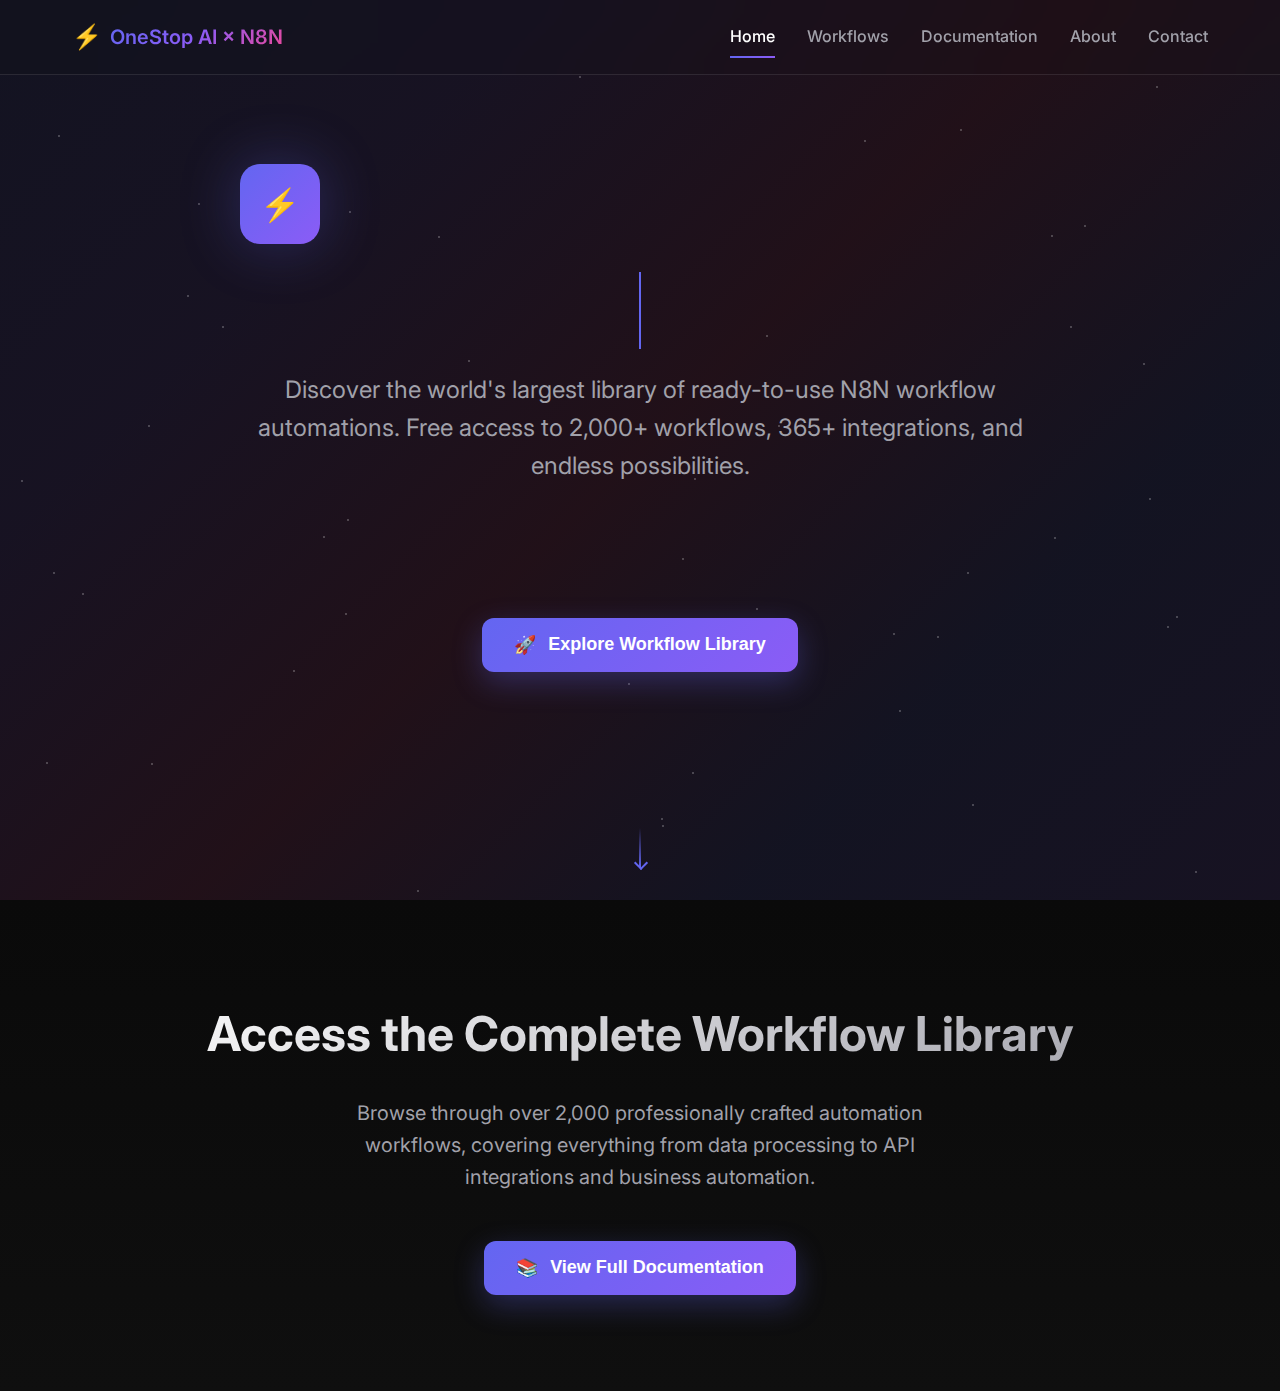
<file: static/landing.html>
<!DOCTYPE html>
<html lang="en">
<head>
    <meta charset="UTF-8">
    <meta name="viewport" content="width=device-width, initial-scale=1.0">
    <title>OneStop AI × N8N Automations | World's Largest Free Automation Library</title>
    <meta name="description" content="Explore the world's largest library of ready-to-use N8N workflow automations. Free access to 2,000+ workflows and 365+ integrations. Built by professionals, open to everyone.">
    <meta name="keywords" content="n8n automations, workflow automation, AI automations, free workflows, business automation, API integrations">
    <meta name="author" content="OneStop AI">
    
    <!-- Open Graph / Facebook -->
    <meta property="og:type" content="website">
    <meta property="og:url" content="https://onestop-ai-n8n.com/">
    <meta property="og:title" content="OneStop AI × N8N Automations | World's Largest Free Automation Library">
    <meta property="og:description" content="Explore the world's largest library of ready-to-use N8N workflow automations. Free access to 2,000+ workflows and 365+ integrations.">
    <meta property="og:image" content="https://onestop-ai-n8n.com/assets/og-image.jpg">
    
    <!-- Twitter -->
    <meta property="twitter:card" content="summary_large_image">
    <meta property="twitter:url" content="https://onestop-ai-n8n.com/">
    <meta property="twitter:title" content="OneStop AI × N8N Automations | World's Largest Free Automation Library">
    <meta property="twitter:description" content="Explore the world's largest library of ready-to-use N8N workflow automations. Free access to 2,000+ workflows and 365+ integrations.">
    <meta property="twitter:image" content="https://onestop-ai-n8n.com/assets/og-image.jpg">
    
    <!-- Fonts -->
    <link rel="preconnect" href="https://fonts.googleapis.com">
    <link rel="preconnect" href="https://fonts.gstatic.com" crossorigin>
    <link href="https://fonts.googleapis.com/css2?family=Inter:wght@300;400;500;600;700;800&display=swap" rel="stylesheet">
    
    <!-- CSS -->
    <style>
/* Reset and Base Styles */
* {
    margin: 0;
    padding: 0;
    box-sizing: border-box;
}

:root {
    --primary-color: #6366f1;
    --secondary-color: #8b5cf6;
    --accent-color: #ec4899;
    --text-primary: #ffffff;
    --text-secondary: #a1a1aa;
    --background-primary: #0a0a0a;
    --background-secondary: #0f0f0f;
    --glass-bg: rgba(255, 255, 255, 0.05);
    --glass-border: rgba(255, 255, 255, 0.1);
    --transition-fast: 0.2s ease;
    --transition-medium: 0.3s ease;
    --transition-slow: 0.5s ease;
}

html {
    scroll-behavior: smooth;
    font-size: 16px;
}

body {
    font-family: 'Inter', -apple-system, BlinkMacSystemFont, 'Segoe UI', sans-serif;
    line-height: 1.6;
    color: var(--text-primary);
    background: var(--background-primary);
    overflow-x: hidden;
}

/* Scroll Progress Bar */
.scroll-progress {
    position: fixed;
    top: 0;
    left: 0;
    width: 0%;
    height: 3px;
    background: linear-gradient(90deg, var(--primary-color), var(--secondary-color), var(--accent-color));
    z-index: 10001;
    transition: width 0.1s ease;
}

/* Container */
.container {
    max-width: 1200px;
    margin: 0 auto;
    padding: 0 2rem;
}

/* Typography */
.gradient-text {
    background: linear-gradient(135deg, var(--primary-color) 0%, var(--secondary-color) 50%, var(--accent-color) 100%);
    -webkit-background-clip: text;
    -webkit-text-fill-color: transparent;
    background-clip: text;
}

.section-title {
    font-size: 3rem;
    font-weight: 700;
    margin-bottom: 1.5rem;
    line-height: 1.2;
}

.section-title.centered {
    text-align: center;
}

.section-description {
    font-size: 1.25rem;
    color: var(--text-secondary);
    margin-bottom: 3rem;
    line-height: 1.6;
}

.section-description.centered {
    text-align: center;
    max-width: 600px;
    margin-left: auto;
    margin-right: auto;
}

/* Glassmorphism Effect */
.glass {
    background: var(--glass-bg);
    backdrop-filter: blur(20px);
    border: 1px solid var(--glass-border);
    border-radius: 20px;
}

/* Navigation */
.navbar {
    position: fixed;
    top: 0;
    width: 100%;
    z-index: 1000;
    padding: 1rem 0;
    transition: all var(--transition-medium);
    background: rgba(10, 10, 10, 0.1);
    backdrop-filter: blur(20px);
    border-bottom: 1px solid var(--glass-border);
}

.navbar.scrolled {
    background: rgba(10, 10, 10, 0.95);
    backdrop-filter: blur(30px);
    box-shadow: 0 10px 30px rgba(0, 0, 0, 0.3);
}

.nav-container {
    max-width: 1200px;
    margin: 0 auto;
    padding: 0 2rem;
    display: flex;
    align-items: center;
    justify-content: space-between;
}

.nav-logo {
    display: flex;
    align-items: center;
    gap: 0.5rem;
    font-size: 1.25rem;
    font-weight: 600;
}

.logo-icon {
    font-size: 1.5rem;
    animation: logoOrbit 8s ease-in-out infinite;
}

@keyframes logoOrbit {
    0%, 100% { transform: rotate(0deg) scale(1); }
    25% { transform: rotate(5deg) scale(1.05); }
    50% { transform: rotate(0deg) scale(1.1); }
    75% { transform: rotate(-5deg) scale(1.05); }
}

.nav-links {
    display: flex;
    gap: 2rem;
    transition: all var(--transition-medium);
}

.nav-link {
    color: var(--text-secondary);
    text-decoration: none;
    font-weight: 500;
    position: relative;
    transition: all var(--transition-medium);
    padding: 0.5rem 0;
}

.nav-link:hover,
.nav-link.active {
    color: var(--text-primary);
}

.nav-link::after {
    content: '';
    position: absolute;
    bottom: 0;
    left: 0;
    width: 0;
    height: 2px;
    background: linear-gradient(90deg, var(--primary-color), var(--secondary-color));
    transition: width var(--transition-medium);
}

.nav-link:hover::after,
.nav-link.active::after {
    width: 100%;
}

/* Mobile Menu Toggle */
.mobile-menu-toggle {
    display: none;
    flex-direction: column;
    cursor: pointer;
    gap: 4px;
}

.mobile-menu-toggle span {
    width: 25px;
    height: 3px;
    background: var(--text-primary);
    transition: all var(--transition-medium);
    border-radius: 2px;
}

.mobile-menu-toggle.active span:nth-child(1) {
    transform: rotate(45deg) translate(6px, 6px);
}

.mobile-menu-toggle.active span:nth-child(2) {
    opacity: 0;
}

.mobile-menu-toggle.active span:nth-child(3) {
    transform: rotate(-45deg) translate(6px, -6px);
}

/* Hero Section */
.hero {
    height: 100vh;
    position: relative;
    display: flex;
    align-items: center;
    justify-content: center;
    text-align: center;
    overflow: hidden;
}

.hero-background {
    position: absolute;
    top: 0;
    left: 0;
    width: 100%;
    height: 100%;
    z-index: -1;
}

.gradient-overlay {
    position: absolute;
    top: 0;
    left: 0;
    width: 100%;
    height: 100%;
    background: linear-gradient(135deg, 
        rgba(99, 102, 241, 0.1) 0%, 
        rgba(139, 92, 246, 0.1) 25%, 
        rgba(236, 72, 153, 0.1) 50%, 
        rgba(99, 102, 241, 0.1) 75%, 
        rgba(139, 92, 246, 0.1) 100%);
    animation: gradientShift 15s ease-in-out infinite;
}

@keyframes gradientShift {
    0%, 100% { 
        background: linear-gradient(135deg, 
            rgba(99, 102, 241, 0.1) 0%, 
            rgba(139, 92, 246, 0.1) 25%, 
            rgba(236, 72, 153, 0.1) 50%, 
            rgba(99, 102, 241, 0.1) 75%, 
            rgba(139, 92, 246, 0.1) 100%);
    }
    50% { 
        background: linear-gradient(135deg, 
            rgba(236, 72, 153, 0.1) 0%, 
            rgba(99, 102, 241, 0.1) 25%, 
            rgba(139, 92, 246, 0.1) 50%, 
            rgba(236, 72, 153, 0.1) 75%, 
            rgba(99, 102, 241, 0.1) 100%);
    }
}

.particles {
    position: absolute;
    top: 0;
    left: 0;
    width: 100%;
    height: 100%;
    pointer-events: none;
}

.particle {
    position: absolute;
    width: 2px;
    height: 2px;
    background: rgba(255, 255, 255, 0.3);
    border-radius: 50%;
    animation: float 6s ease-in-out infinite;
}

@keyframes float {
    0%, 100% { transform: translateY(0px) rotate(0deg); opacity: 0.3; }
    50% { transform: translateY(-20px) rotate(180deg); opacity: 0.8; }
}

.hero-content {
    max-width: 800px;
    z-index: 2;
}

.hero-icon {
    margin-bottom: 2rem;
}

.ai-spark {
    display: inline-block;
    width: 80px;
    height: 80px;
    background: linear-gradient(135deg, var(--primary-color), var(--secondary-color));
    border-radius: 20px;
    display: flex;
    align-items: center;
    justify-content: center;
    animation: sparkPulse 3s ease-in-out infinite;
    box-shadow: 0 0 60px rgba(99, 102, 241, 0.3);
    position: relative;
    overflow: hidden;
}

@keyframes sparkPulse {
    0%, 100% { 
        transform: scale(1); 
        box-shadow: 0 0 60px rgba(99, 102, 241, 0.3);
    }
    50% { 
        transform: scale(1.05); 
        box-shadow: 0 0 80px rgba(99, 102, 241, 0.5);
    }
}

.ai-spark::before {
    content: '';
    position: absolute;
    top: 0;
    left: -100%;
    width: 100%;
    height: 100%;
    background: linear-gradient(90deg, transparent, rgba(255, 255, 255, 0.2), transparent);
    animation: shimmer 3s ease-in-out infinite;
}

@keyframes shimmer {
    0% { left: -100%; }
    50%, 100% { left: 100%; }
}

.spark-inner {
    font-size: 2rem;
    color: white;
    z-index: 1;
}

.hero-title {
    font-size: 4rem;
    font-weight: 800;
    margin-bottom: 1.5rem;
    line-height: 1.1;
}

.typing-text {
    border-right: 2px solid var(--primary-color);
    animation: blink 1s step-end infinite;
}

@keyframes blink {
    0%, 50% { border-color: var(--primary-color); }
    51%, 100% { border-color: transparent; }
}

.hero-subtitle {
    font-size: 1.5rem;
    color: var(--text-secondary);
    margin-bottom: 2rem;
    font-weight: 400;
}

/* Hero Search */
.hero-search {
    margin-bottom: 3rem;
    opacity: 0;
    animation: searchFadeIn 1s ease-out 2s forwards;
}

@keyframes searchFadeIn {
    from { opacity: 0; transform: translateY(20px); }
    to { opacity: 1; transform: translateY(0); }
}

.search-container {
    position: relative;
    max-width: 400px;
    margin: 0 auto;
}

.search-input {
    width: 100%;
    padding: 1rem 3.5rem 1rem 1.5rem;
    background: var(--glass-bg);
    border: 1px solid var(--glass-border);
    border-radius: 50px;
    color: var(--text-primary);
    font-size: 1rem;
    backdrop-filter: blur(10px);
    transition: all var(--transition-medium);
}

.search-input:focus {
    outline: none;
    border-color: var(--primary-color);
    box-shadow: 0 0 20px rgba(99, 102, 241, 0.3);
}

.search-input::placeholder {
    color: var(--text-secondary);
}

.search-button {
    position: absolute;
    right: 8px;
    top: 50%;
    transform: translateY(-50%);
    background: linear-gradient(135deg, var(--primary-color), var(--secondary-color));
    border: none;
    border-radius: 50%;
    width: 40px;
    height: 40px;
    display: flex;
    align-items: center;
    justify-content: center;
    color: white;
    cursor: pointer;
    transition: all var(--transition-medium);
}

.search-button:hover {
    transform: translateY(-50%) scale(1.1);
}

.hero-cta {
    margin-bottom: 4rem;
}

.cta-button {
    display: inline-flex;
    align-items: center;
    gap: 0.75rem;
    padding: 1rem 2rem;
    font-size: 1.125rem;
    font-weight: 600;
    border: none;
    border-radius: 12px;
    cursor: pointer;
    transition: all var(--transition-medium);
    text-decoration: none;
    position: relative;
    overflow: hidden;
}

.cta-button::before {
    content: '';
    position: absolute;
    top: 0;
    left: -100%;
    width: 100%;
    height: 100%;
    background: linear-gradient(90deg, transparent, rgba(255, 255, 255, 0.1), transparent);
    transition: all var(--transition-slow);
}

.cta-button:hover::before {
    left: 100%;
}

.cta-button.primary {
    background: linear-gradient(135deg, var(--primary-color), var(--secondary-color));
    color: white;
    box-shadow: 0 10px 30px rgba(99, 102, 241, 0.3);
}

.cta-button.primary:hover {
    transform: translateY(-2px) scale(1.02);
    box-shadow: 0 20px 40px rgba(99, 102, 241, 0.4);
}

.cta-button.primary:active {
    transform: translateY(0) scale(0.98);
}

.cta-button.secondary {
    background: var(--glass-bg);
    color: white;
    border: 1px solid var(--glass-border);
    backdrop-filter: blur(10px);
}

.cta-button.secondary:hover {
    background: rgba(255, 255, 255, 0.15);
    transform: translateY(-2px);
    border-color: var(--primary-color);
}

.scroll-indicator {
    position: absolute;
    bottom: 2rem;
    left: 50%;
    transform: translateX(-50%);
}

.scroll-arrow {
    width: 2px;
    height: 40px;
    background: linear-gradient(to bottom, transparent, var(--primary-color));
    position: relative;
    animation: scrollBounce 2s ease-in-out infinite;
}

.scroll-arrow::after {
    content: '';
    position: absolute;
    bottom: 0;
    left: -3px;
    width: 8px;
    height: 8px;
    border-right: 2px solid var(--primary-color);
    border-bottom: 2px solid var(--primary-color);
    transform: rotate(45deg);
}

@keyframes scrollBounce {
    0%, 20%, 50%, 80%, 100% { transform: translateY(0); }
    40% { transform: translateY(10px); }
    60% { transform: translateY(5px); }
}

/* Workflow Access Section */
.workflows-access {
    padding: 6rem 0;
    background: linear-gradient(180deg, var(--background-primary) 0%, var(--background-secondary) 100%);
    text-align: center;
}

.workflows-access h2 {
    font-size: 3rem;
    font-weight: 700;
    margin-bottom: 1.5rem;
    background: linear-gradient(135deg, #ffffff 0%, #a1a1aa 100%);
    -webkit-background-clip: text;
    -webkit-text-fill-color: transparent;
    background-clip: text;
}

.workflows-access p {
    font-size: 1.25rem;
    color: var(--text-secondary);
    margin-bottom: 3rem;
    max-width: 600px;
    margin-left: auto;
    margin-right: auto;
}

/* Responsive Design */
@media (max-width: 768px) {
    .container {
        padding: 0 1rem;
    }
    
    .nav-container {
        padding: 0 1rem;
    }
    
    .nav-links {
        position: fixed;
        top: 0;
        right: -100%;
        width: 100%;
        height: 100vh;
        background: rgba(10, 10, 10, 0.95);
        backdrop-filter: blur(20px);
        flex-direction: column;
        align-items: center;
        justify-content: center;
        gap: 3rem;
        transition: right var(--transition-medium);
        z-index: 999;
    }
    
    .nav-links.active {
        right: 0;
    }
    
    .mobile-menu-toggle {
        display: flex;
        z-index: 1000;
    }
    
    .hero-title {
        font-size: 2.5rem;
    }
    
    .hero-subtitle {
        font-size: 1.125rem;
    }
    
    .search-container {
        max-width: 300px;
    }
    
    .workflows-access h2 {
        font-size: 2rem;
    }
}

@media (max-width: 480px) {
    .hero-title {
        font-size: 2rem;
    }
    
    .hero-subtitle {
        font-size: 1rem;
    }
    
    .workflows-access h2 {
        font-size: 1.75rem;
    }
}
    </style>
    
    <!-- Favicon -->
    <link rel="icon" type="image/svg+xml" href="data:image/svg+xml,%3Csvg xmlns='http://www.w3.org/2000/svg' viewBox='0 0 100 100'%3E%3Ctext y='.9em' font-size='90'%3E⚡%3C/text%3E%3C/svg%3E">
</head>

<body>
    <!-- Scroll Progress Bar -->
    <div id="scroll-progress" class="scroll-progress"></div>

    <!-- Navigation -->
    <nav class="navbar" id="navbar">
        <div class="nav-container">
            <div class="nav-logo">
                <span class="logo-icon">⚡</span>
                <span class="gradient-text">OneStop AI × N8N</span>
            </div>
            
            <div class="nav-links" id="nav-links">
                <a href="#home" class="nav-link active">Home</a>
                <a href="#workflows" class="nav-link">Workflows</a>
                <a href="#documentation" onclick="window.location.href='/'; return false;" class="nav-link">Documentation</a>
                <a href="#about" class="nav-link">About</a>
                <a href="#contact" class="nav-link">Contact</a>
            </div>
            
            <div class="mobile-menu-toggle" id="mobile-menu-toggle">
                <span></span>
                <span></span>
                <span></span>
            </div>
        </div>
    </nav>

    <!-- Hero Section -->
    <section class="hero" id="home">
        <div class="hero-background">
            <div class="gradient-overlay"></div>
            <div class="particles" id="particles"></div>
        </div>
        
        <div class="hero-content">
            <div class="hero-icon">
                <div class="ai-spark">
                    <div class="spark-inner">⚡</div>
                </div>
            </div>
            
            <h1 class="hero-title">
                <span class="gradient-text typing-text" id="typing-text"></span>
            </h1>
            
            <p class="hero-subtitle">
                Discover the world's largest library of ready-to-use N8N workflow automations. Free access to 2,000+ workflows, 365+ integrations, and endless possibilities.
            </p>
            
            <div class="hero-search">
                <div class="search-container">
                    <input type="text" class="search-input" placeholder="Search workflows..." id="search-input">
                    <button class="search-button" id="search-button">
                        🔍
                    </button>
                </div>
            </div>
            
            <div class="hero-cta">
                <button class="cta-button primary" onclick="window.location.href='/'">
                    <span>🚀</span>
                    <span>Explore Workflow Library</span>
                </button>
            </div>
        </div>
        
        <div class="scroll-indicator">
            <div class="scroll-arrow"></div>
        </div>
    </section>

    <!-- Workflow Access Section -->
    <section class="workflows-access" id="workflows">
        <div class="container">
            <h2>Access the Complete Workflow Library</h2>
            <p>Browse through over 2,000 professionally crafted automation workflows, covering everything from data processing to API integrations and business automation.</p>
            
            <button class="cta-button primary" onclick="window.location.href='/'">
                <span>📚</span>
                <span>View Full Documentation</span>
            </button>
        </div>
    </section>

    <!-- JavaScript -->
    <script>
        // Typing Animation
        const typingText = document.getElementById('typing-text');
        const phrases = [
            'OneStop AI × N8N',
            'World\'s Largest Automation Library',
            '2,000+ Free Workflows',
            '365+ Integrations'
        ];
        let currentPhrase = 0;
        let currentChar = 0;
        let isDeleting = false;

        function typeEffect() {
            const current = phrases[currentPhrase];
            
            if (!isDeleting) {
                typingText.textContent = current.substring(0, currentChar + 1);
                currentChar++;
                
                if (currentChar === current.length) {
                    isDeleting = true;
                    setTimeout(typeEffect, 2000);
                    return;
                }
            } else {
                typingText.textContent = current.substring(0, currentChar);
                currentChar--;
                
                if (currentChar === 0) {
                    isDeleting = false;
                    currentPhrase = (currentPhrase + 1) % phrases.length;
                }
            }
            
            setTimeout(typeEffect, isDeleting ? 50 : 100);
        }

        // Start typing animation
        setTimeout(typeEffect, 1000);

        // Scroll Progress Bar
        function updateScrollProgress() {
            const scrollTop = window.scrollY;
            const docHeight = document.documentElement.scrollHeight - window.innerHeight;
            const scrollPercent = (scrollTop / docHeight) * 100;
            document.getElementById('scroll-progress').style.width = scrollPercent + '%';
        }

        // Navbar Scroll Effect
        function updateNavbar() {
            const navbar = document.getElementById('navbar');
            if (window.scrollY > 100) {
                navbar.classList.add('scrolled');
            } else {
                navbar.classList.remove('scrolled');
            }
        }

        // Particles Animation
        function createParticles() {
            const particlesContainer = document.getElementById('particles');
            const particleCount = 50;
            
            for (let i = 0; i < particleCount; i++) {
                const particle = document.createElement('div');
                particle.className = 'particle';
                particle.style.left = Math.random() * 100 + '%';
                particle.style.top = Math.random() * 100 + '%';
                particle.style.animationDelay = Math.random() * 6 + 's';
                particle.style.animationDuration = (3 + Math.random() * 3) + 's';
                particlesContainer.appendChild(particle);
            }
        }

        // Mobile Menu Toggle
        const mobileMenuToggle = document.getElementById('mobile-menu-toggle');
        const navLinks = document.getElementById('nav-links');

        mobileMenuToggle.addEventListener('click', () => {
            mobileMenuToggle.classList.toggle('active');
            navLinks.classList.toggle('active');
        });

        // Search Functionality
        const searchInput = document.getElementById('search-input');
        const searchButton = document.getElementById('search-button');

        function handleSearch() {
            const query = searchInput.value.trim();
            if (query) {
                // Redirect to main documentation with search query
                window.location.href = `/?search=${encodeURIComponent(query)}`;
            }
        }

        searchButton.addEventListener('click', handleSearch);
        searchInput.addEventListener('keypress', (e) => {
            if (e.key === 'Enter') {
                handleSearch();
            }
        });

        // Smooth Scroll for Navigation Links
        document.querySelectorAll('.nav-link').forEach(link => {
            link.addEventListener('click', (e) => {
                if (link.getAttribute('href').startsWith('#')) {
                    e.preventDefault();
                    const targetId = link.getAttribute('href').substring(1);
                    const targetElement = document.getElementById(targetId);
                    if (targetElement) {
                        targetElement.scrollIntoView({ behavior: 'smooth' });
                    }
                    
                    // Close mobile menu if open
                    navLinks.classList.remove('active');
                    mobileMenuToggle.classList.remove('active');
                }
            });
        });

        // Event Listeners
        window.addEventListener('scroll', () => {
            updateScrollProgress();
            updateNavbar();
        });

        window.addEventListener('load', () => {
            createParticles();
        });

        // Initialize
        updateScrollProgress();
        updateNavbar();
    </script>
</body>
</html>
</file>
